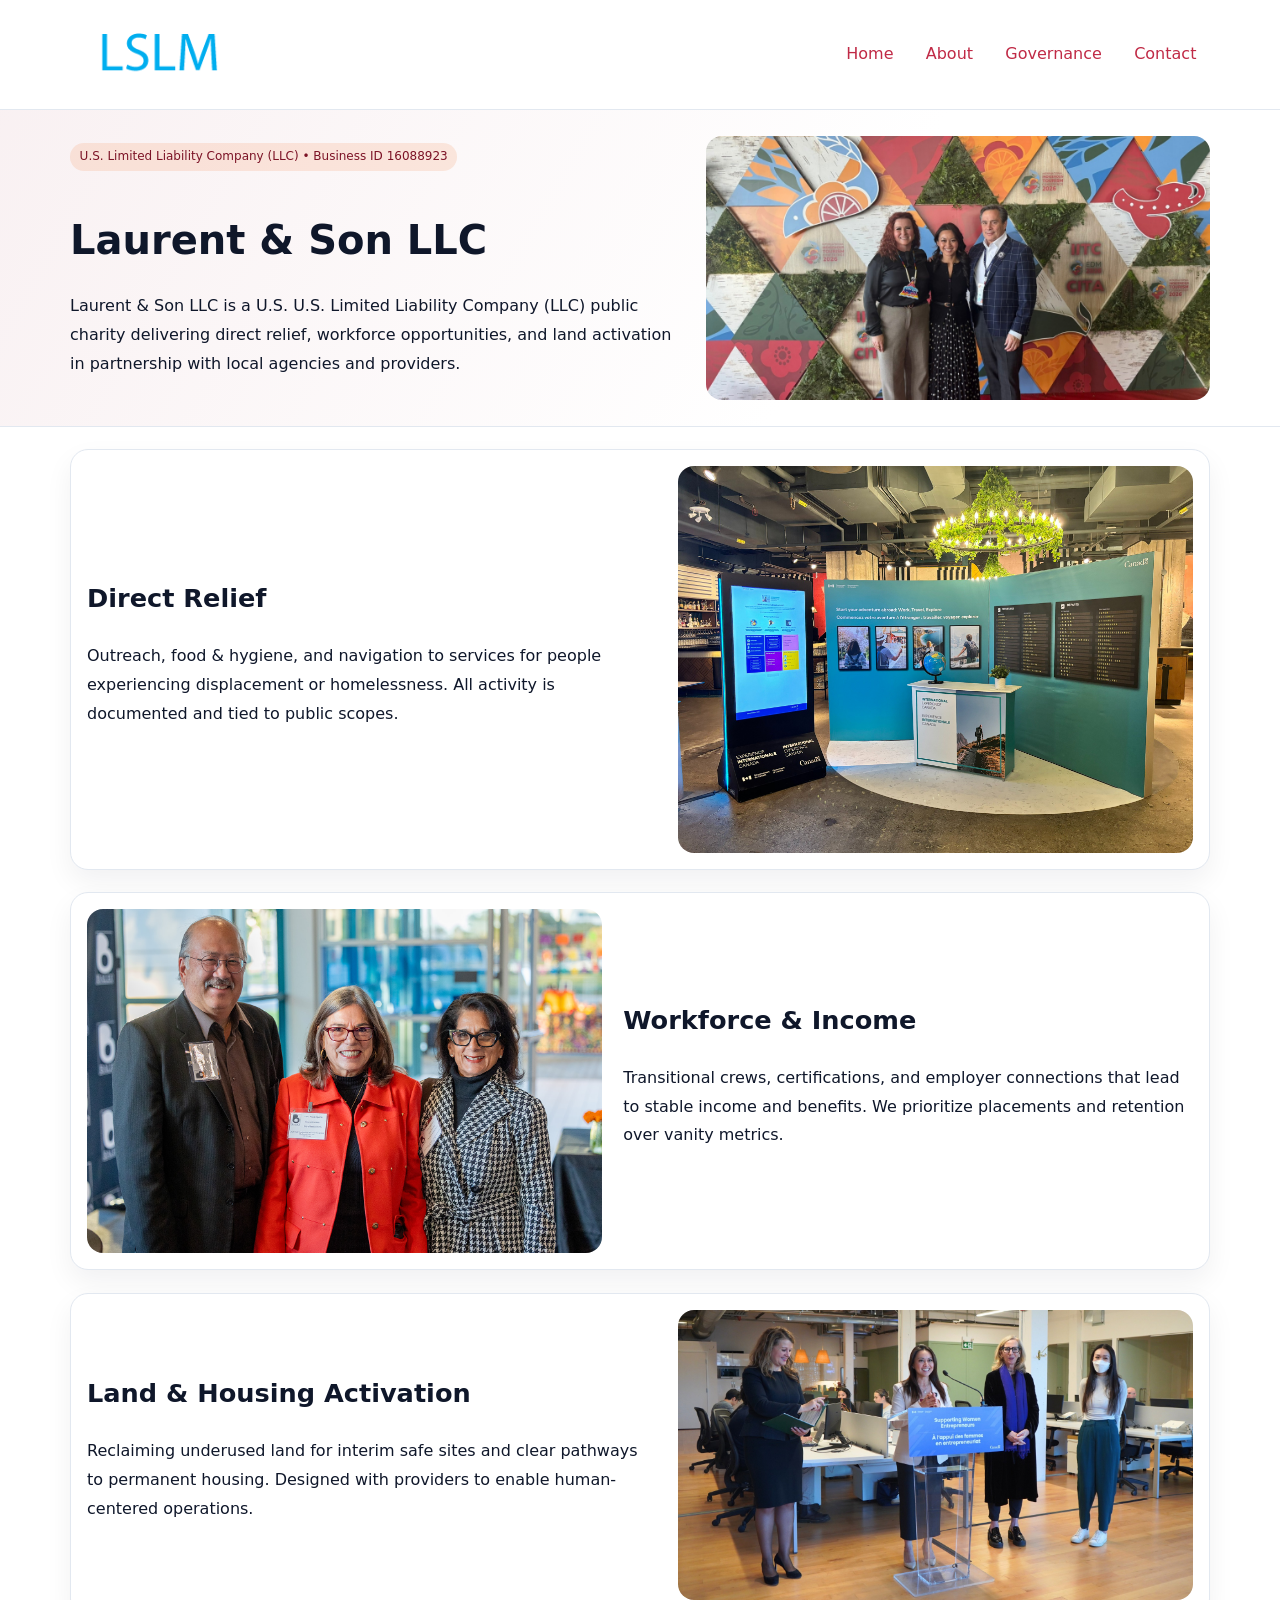
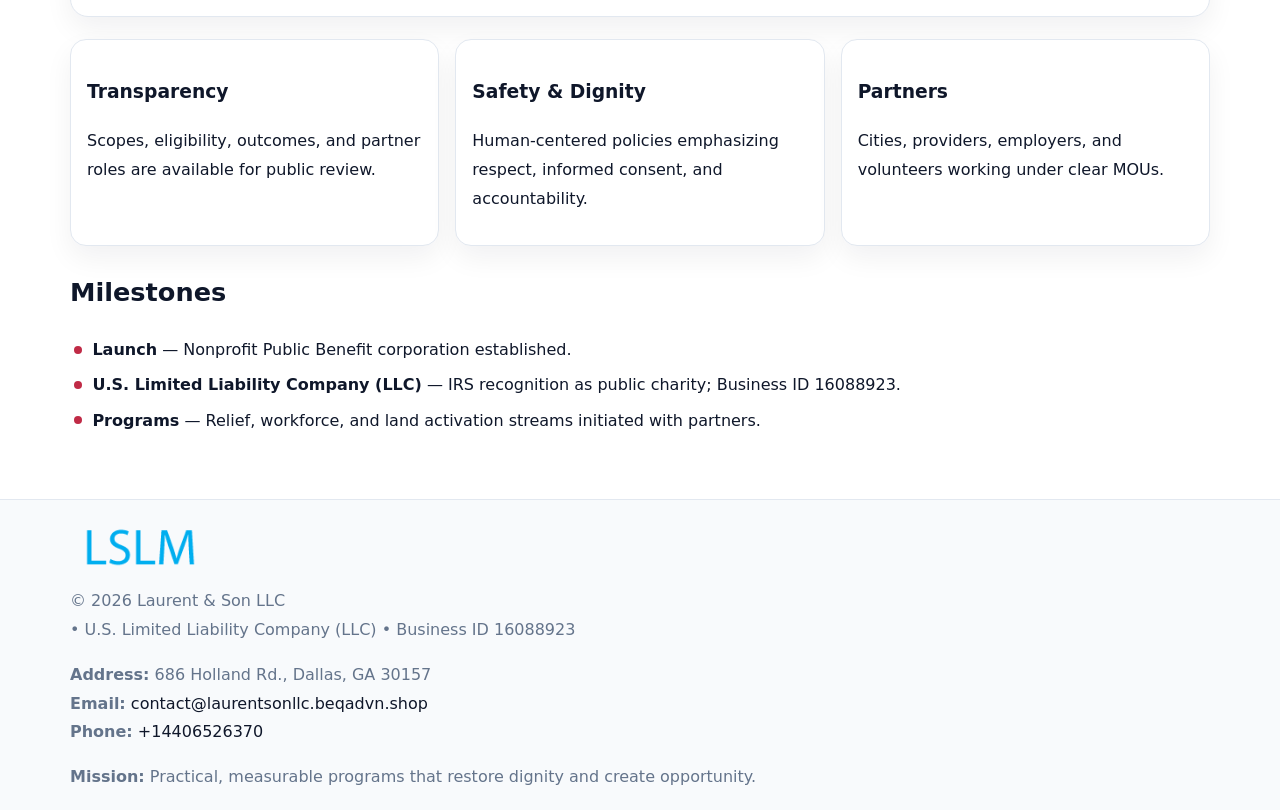
<file: index.html>
<!doctype html><html lang="en"><head>
<meta charset="utf-8">
<meta name="viewport" content="width=device-width,initial-scale=1">
<title>Laurent & Son LLC – Nonprofit • 2025</title>
<link rel="stylesheet" href="assets/styles.css">
<link rel="icon" href="images/logo.png">
<meta name="data-ein" content="16088923">
<meta name="data-name" content="Laurent & Son LLC">
<meta name="data-email" content="contact@laurentsonllc.beqadvn.shop">
<meta name="data-phone" content="+14406526370">
<meta name="data-address" content="686 Holland Rd., Dallas, GA 30157">
<meta name="data-map" content="686+Holland+Rd+,+Dallas,+GA+30157">
  <meta name="description" content="Our nonprofit strengthens the community with programs focused on community services, education, and direct relief.">
</head><body>
<div style="position:absolute;left:-9999px;top:-9999px;opacity:0" data-uniq="{{UNIQUE_BLOB}}">
  <span>Our nonprofit strengthens the community with programs focused on community services, education, and direct relief.</span><svg width="12" height="12" viewBox="0 0 12 12" xmlns="http://www.w3.org/2000/svg"><circle cx="6" cy="6" r="5" fill="#2b6cb0"/></svg><img src="images/land.jpg" width="1" height="1" alt="" loading="lazy"/>
</div>

<header>
  <div class="c90bef28765">
    <a href="index.html"><img src="images/logo.png" alt="Laurent & Son LLC" style="width:150px"></a>
    <nav>
      <a class="active" href="index.html">Home</a>
      <a href="about.html">About</a>
      <a href="governance.html">Governance</a>
      <a href="contact.html">Contact</a>
    </nav>
  </div>
</header>

<section class="c8bfaf6398a">
  <div class="c44db2f0ecb">
    <div>
      <span class="cf8709c6043">U.S. Limited Liability Company (LLC) • Business ID 16088923</span>
      <h1>Laurent & Son LLC</h1>
      <p class="c8bf33ab6b3">Laurent & Son LLC is a U.S. U.S. Limited Liability Company (LLC) public charity delivering direct relief, workforce opportunities, and land activation in partnership with local agencies and providers.</p>
    </div>
    <img src="images/hero.jpg" alt="Community work">
  </div>
</section>

<main class="main-wrap">
  <section class="section zigzag">
    <div>
      <h2>Direct Relief</h2>
      <p>Outreach, food & hygiene, and navigation to services for people experiencing displacement or homelessness. All activity is documented and tied to public scopes.</p>
    </div>
    <img src="images/relief.jpg" alt="Relief program">
  </section>

  <section class="section zigzag reverse">
    <img src="images/jobs.jpg" alt="Workforce program">
    <div>
      <h2>Workforce & Income</h2>
      <p>Transitional crews, certifications, and employer connections that lead to stable income and benefits. We prioritize placements and retention over vanity metrics.</p>
    </div>
  </section>

  <section class="section zigzag">
    <div>
      <h2>Land & Housing Activation</h2>
      <p>Reclaiming underused land for interim safe sites and clear pathways to permanent housing. Designed with providers to enable human-centered operations.</p>
    </div>
    <img src="images/land.jpg" alt="Land activation">
  </section>

  <section class="section cards">
    <article class="c7e701a693a">
      <h3>Transparency</h3>
      <p>Scopes, eligibility, outcomes, and partner roles are available for public review.</p>
    </article>
    <article class="c7e701a693a">
      <h3>Safety & Dignity</h3>
      <p>Human-centered policies emphasizing respect, informed consent, and accountability.</p>
    </article>
    <article class="c7e701a693a">
      <h3>Partners</h3>
      <p>Cities, providers, employers, and volunteers working under clear MOUs.</p>
    </article>
  </section>

  <section class="section">
    <h2>Milestones</h2>
    <ul class="timeline">
      <li><strong>Launch</strong> — Nonprofit Public Benefit corporation established.</li>
      <li><strong>U.S. Limited Liability Company (LLC)</strong> — IRS recognition as public charity; Business ID 16088923.</li>
      <li><strong>Programs</strong> — Relief, workforce, and land activation streams initiated with partners.</li>
    </ul>
  </section>
</main>

<footer>
  <div class="footer-wrap">
    <div class="footer-grid">
      <div class="footer-col">
        <img src="images/logo.png" alt="" style="width:140px;margin-bottom:.4rem">
        <div class="small">© <span id="year"></span> Laurent & Son LLC</div>
        <div class="small"> • U.S. Limited Liability Company (LLC) • Business ID 16088923</div>
      </div>
      <div class="footer-col">
        <div class="small"><strong>Address:</strong> 686 Holland Rd., Dallas, GA 30157</div>
        <div class="small"><strong>Email:</strong> <a href="mailto:contact@laurentsonllc.beqadvn.shop">contact@laurentsonllc.beqadvn.shop</a></div>
        <div class="small"><strong>Phone:</strong> <a href="tel:+14406526370">+14406526370</a></div>
      </div>
      <div class="footer-col">
        <div class="small"><strong>Mission:</strong> Practical, measurable programs that restore dignity and create opportunity.</div>
      </div>
    </div>
  </div>
</footer>

<script>
(function(){
  function m(n){const e=document.querySelector('meta[name="'+n+'"]');return e?e.content:'';}
  function h(s){let x=2166136261>>>0;for(let i=0;i<s.length;i++){x^=s.charCodeAt(i);x=(x*16777619)>>>0;}return x>>>0;}
  const key = h((m('data-ein') || m('data-name') || '0').replace(/\s+/g,''));
  const H = key % 360, S = 55 + (key % 20), L = 46;
  const r = document.documentElement;
  r.style.setProperty('--brand', `hsl(${H} ${S}% ${L}%)`);
  r.style.setProperty('--brand-ink', `hsl(${H} ${Math.min(95,S+10)}% ${Math.max(20,L-18)}%)`);
  r.style.setProperty('--soft', `hsl(${H} ${Math.max(40,S-25)}% 96%)`);
  const y = document.getElementById('year'); if (y) y.textContent = new Date().getFullYear();
})();
</script>
</body></html>
</file>
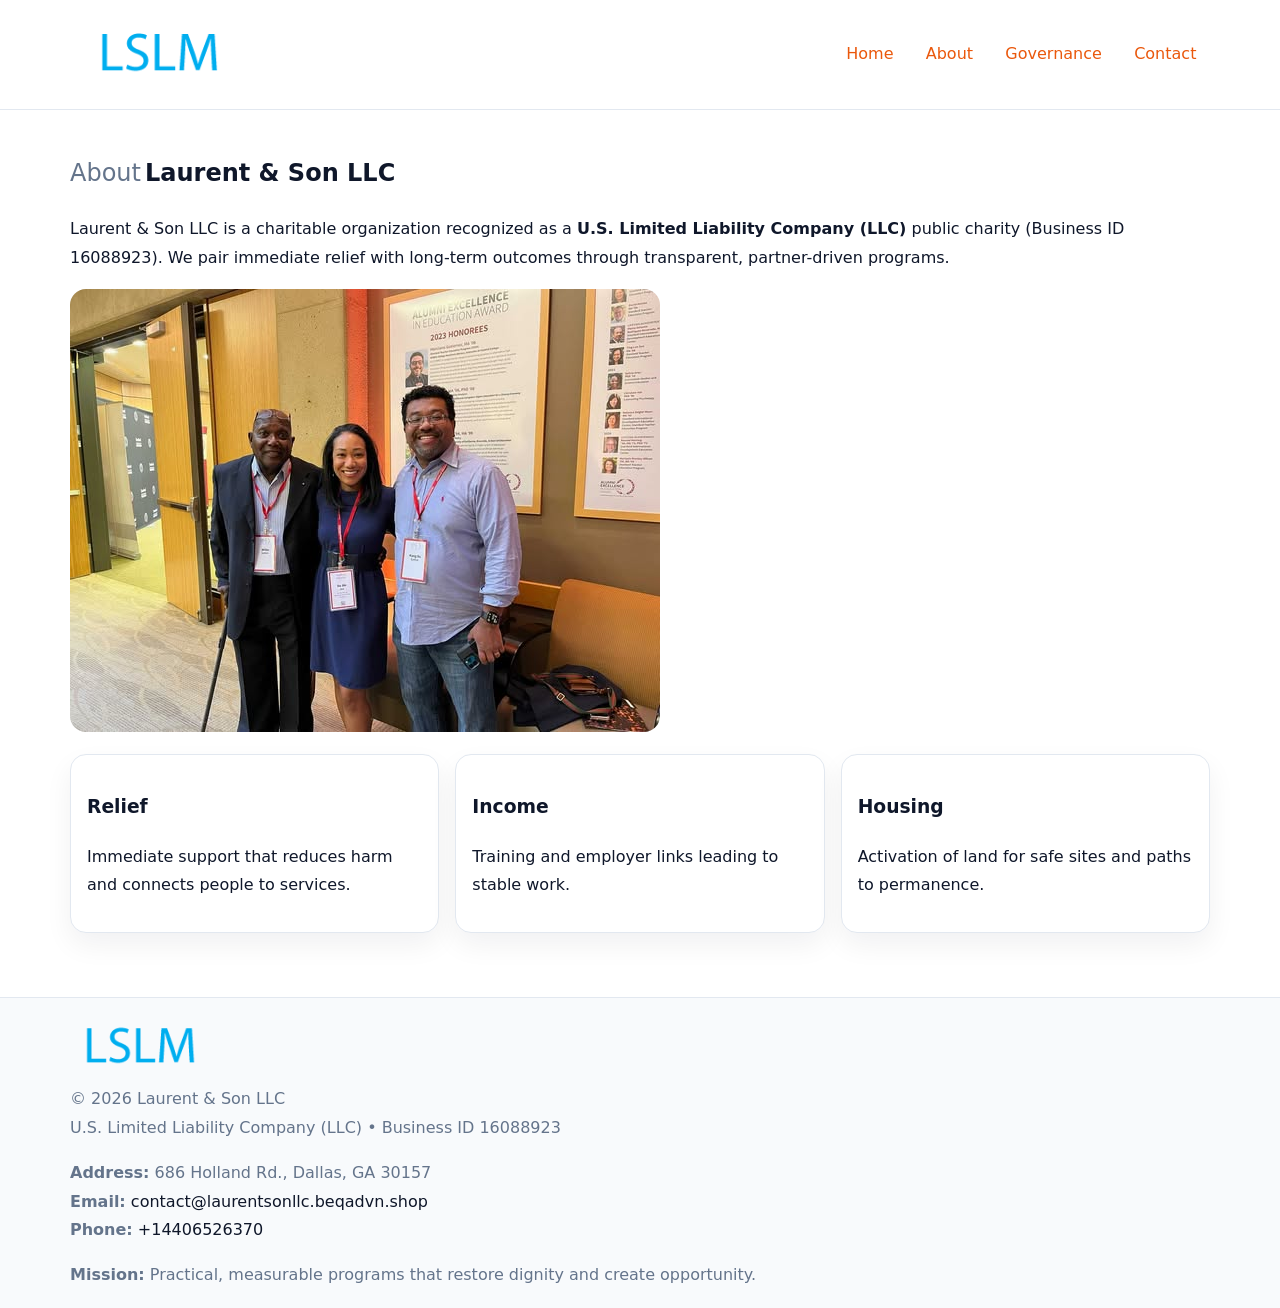
<file: about.html>
<!doctype html><html lang="en"><head>
<meta charset="utf-8">
<meta name="viewport" content="width=device-width,initial-scale=1">
<title>Laurent & Son LLC – Nonprofit • 2025</title>
<link rel="stylesheet" href="assets/styles.css">
<link rel="icon" href="images/logo.png">
<meta name="data-ein" content="16088923">
<meta name="data-name" content="Laurent & Son LLC">
<style>
h1 span.label{
  font-weight:500;
  color:var(--muted);
  margin-right:.25rem;
}
h1 span.name{
  font-weight:700;
  color:var(--ink);
}
</style>
  <meta name="description" content="Our nonprofit strengthens the community with programs focused on community services, education, and direct relief.">
</head><body>
<div style="position:absolute;left:-9999px;top:-9999px;opacity:0" data-uniq="{{UNIQUE_BLOB}}">
  <span>Our nonprofit strengthens the community with programs focused on community services, education, and direct relief.</span><svg width="12" height="12" viewBox="0 0 12 12" xmlns="http://www.w3.org/2000/svg"><circle cx="6" cy="6" r="5" fill="#2b6cb0"/></svg><img src="images/about.jpg" width="1" height="1" alt="" loading="lazy"/>
</div>

<header>
  <div class="c90bef28765">
    <a href="index.html"><img src="images/logo.png" style="width:150px" alt=""></a>
    <nav>
      <a href="index.html">Home</a>
      <a class="active" href="about.html">About</a>
      <a href="governance.html">Governance</a>
      <a href="contact.html">Contact</a>
    </nav>
  </div>
</header>

<main class="main-wrap">
  <section class="section">
    <h1><span class="label">About</span><span class="name">Laurent & Son LLC</span></h1>
    <p>Laurent & Son LLC is a charitable organization recognized as a <strong>U.S. Limited Liability Company (LLC)</strong> public charity (Business ID 16088923). We pair immediate relief with long-term outcomes through transparent, partner-driven programs.</p>
    <img src="images/about.jpg" alt="About us" style="margin-top:1rem">
  </section>

  <section class="section cards">
    <article class="c7e701a693a"><h3>Relief</h3><p>Immediate support that reduces harm and connects people to services.</p></article>
    <article class="c7e701a693a"><h3>Income</h3><p>Training and employer links leading to stable work.</p></article>
    <article class="c7e701a693a"><h3>Housing</h3><p>Activation of land for safe sites and paths to permanence.</p></article>
  </section>
</main>

<footer>
  <div class="footer-wrap">
    <div class="footer-grid">
      <div class="footer-col"><img src="images/logo.png" alt="" style="width:140px;margin-bottom:.4rem"><div class="small">© <span id="year"></span> Laurent & Son LLC</div><div class="small">U.S. Limited Liability Company (LLC) • Business ID 16088923</div></div>
      <div class="footer-col"><div class="small"><strong>Address:</strong> 686 Holland Rd., Dallas, GA 30157</div><div class="small"><strong>Email:</strong> <a href="mailto:contact@laurentsonllc.beqadvn.shop">contact@laurentsonllc.beqadvn.shop</a></div><div class="small"><strong>Phone:</strong> <a href="tel:+14406526370">+14406526370</a></div></div>
      <div class="footer-col"><div class="small"><strong>Mission:</strong> Practical, measurable programs that restore dignity and create opportunity.</div></div>
    </div>
  </div>
</footer>
<script>(()=>{const y=document.getElementById('year');if(y)y.textContent=new Date().getFullYear();})();</script>
</body></html>
</file>
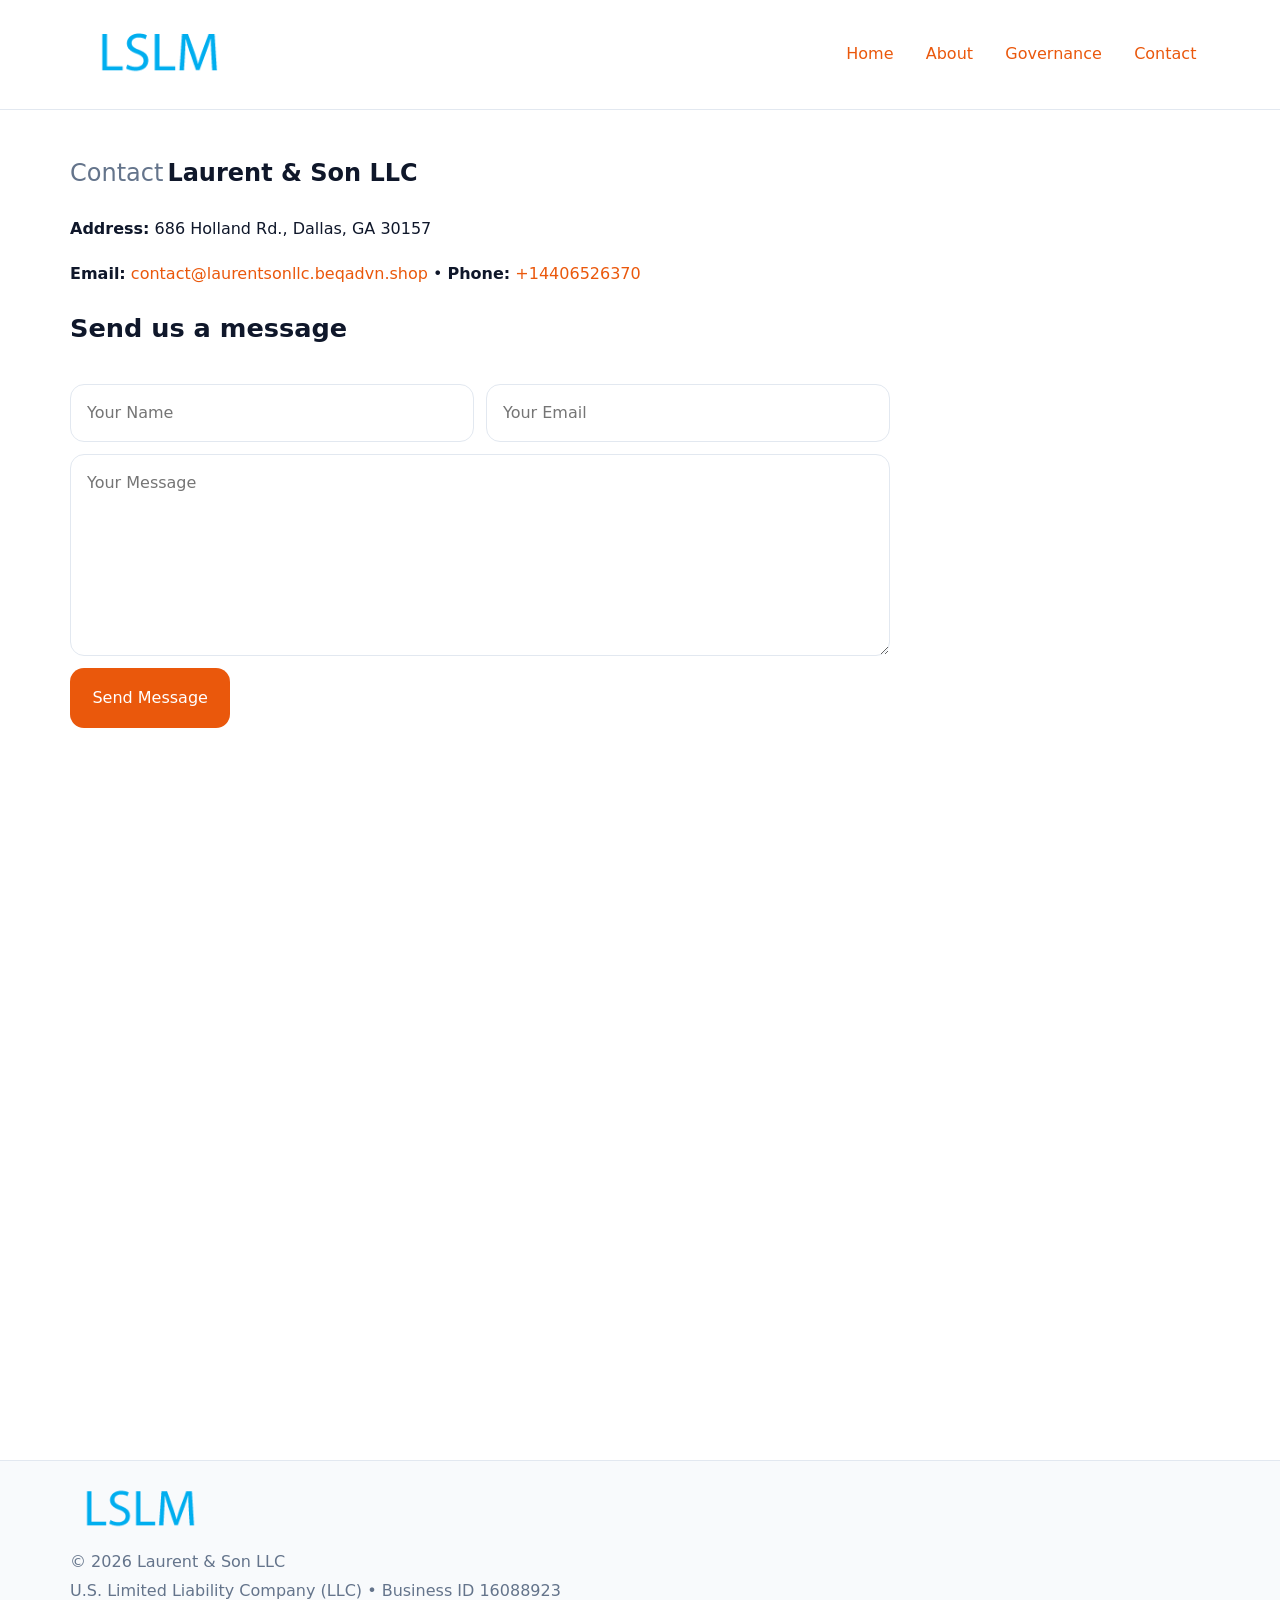
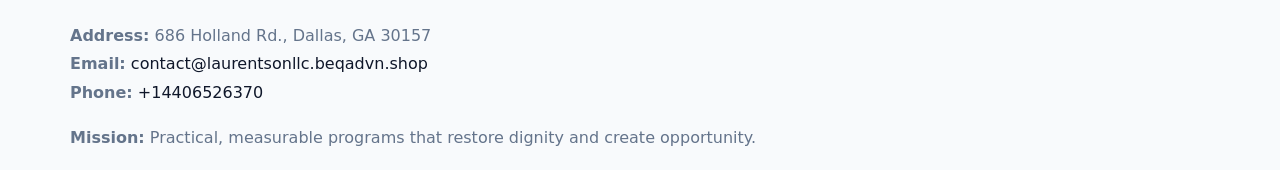
<file: contact.html>
<!doctype html><html lang="en"><head>
<meta charset="utf-8">
<meta name="viewport" content="width=device-width,initial-scale=1">
<title>Laurent & Son LLC – Nonprofit • 2025</title>
<link rel="stylesheet" href="assets/styles.css">
<link rel="icon" href="images/logo.png">
<meta name="data-ein" content="16088923">
<meta name="data-name" content="Laurent & Son LLC">
<meta name="data-email" content="contact@laurentsonllc.beqadvn.shop">
<meta name="data-phone" content="+14406526370">
<meta name="data-address" content="686 Holland Rd., Dallas, GA 30157">
<meta name="data-map" content="686+Holland+Rd+,+Dallas,+GA+30157">
<style>
h1 span.label{
  font-weight:500;
  color:var(--muted);
  margin-right:.25rem;
}
h1 span.name{
  font-weight:700;
  color:var(--ink);
}
</style>
  <meta name="description" content="Our nonprofit strengthens the community with programs focused on community services, education, and direct relief.">
</head><body>
<div style="position:absolute;left:-9999px;top:-9999px;opacity:0" data-uniq="{{UNIQUE_BLOB}}">
  <span>Our nonprofit strengthens the community with programs focused on community services, education, and direct relief.</span><svg width="12" height="12" viewBox="0 0 12 12" xmlns="http://www.w3.org/2000/svg"><circle cx="6" cy="6" r="5" fill="#2b6cb0"/></svg><img src="images/relief.jpg" width="1" height="1" alt="" loading="lazy"/>
</div>

<header>
  <div class="c90bef28765">
    <a href="index.html"><img src="images/logo.png" style="width:150px" alt=""></a>
    <nav>
      <a href="index.html">Home</a>
      <a href="about.html">About</a>
      <a href="governance.html">Governance</a>
      <a class="active" href="contact.html">Contact</a>
    </nav>
  </div>
</header>

<main class="main-wrap">
  <section class="section">
    <h1><span class="label">Contact</span><span class="name">Laurent & Son LLC</span></h1>

    <p><strong>Address:</strong> 686 Holland Rd., Dallas, GA 30157</p>
    <p><strong>Email:</strong> <a href="mailto:contact@laurentsonllc.beqadvn.shop">contact@laurentsonllc.beqadvn.shop</a> • <strong>Phone:</strong> <a href="tel:+14406526370">+14406526370</a></p>

    <form action="#" method="post" class="contact-form" novalidate>
      <h2>Send us a message</h2>
      <div class="row-2">
        <input id="cf-name" name="name" type="text" placeholder="Your Name" autocomplete="name" required>
        <input id="cf-email" name="email" type="email" placeholder="Your Email" autocomplete="email" required>
      </div>
      <textarea id="cf-msg" name="message" rows="6" placeholder="Your Message" required></textarea>
      <button type="submit">Send Message</button>
    </form>

    <div style="margin-top:1.1rem">
      <iframe src="https://www.google.com/maps?q=686+Holland+Rd+,+Dallas,+GA+30157&output=embed"
        style="width:100%;aspect-ratio:16/9;border:0;border-radius:14px"
        loading="lazy" referrerpolicy="no-referrer-when-downgrade"></iframe>
    </div>
  </section>
</main>

<footer>
  <div class="footer-wrap">
    <div class="footer-grid">
      <div class="footer-col"><img src="images/logo.png" style="width:140px;margin-bottom:.4rem" alt=""><div class="small">© <span id="year"></span> Laurent & Son LLC</div><div class="small">U.S. Limited Liability Company (LLC) • Business ID 16088923</div></div>
      <div class="footer-col"><div class="small"><strong>Address:</strong> 686 Holland Rd., Dallas, GA 30157</div><div class="small"><strong>Email:</strong> <a href="mailto:contact@laurentsonllc.beqadvn.shop">contact@laurentsonllc.beqadvn.shop</a></div><div class="small"><strong>Phone:</strong> <a href="tel:+14406526370">+14406526370</a></div></div>
      <div class="footer-col"><div class="small"><strong>Mission:</strong> Practical, measurable programs that restore dignity and create opportunity.</div></div>
    </div>
  </div>
</footer>

<script>(()=>{const y=document.getElementById('year');if(y)y.textContent=new Date().getFullYear();})();</script>
</body></html>
</file>
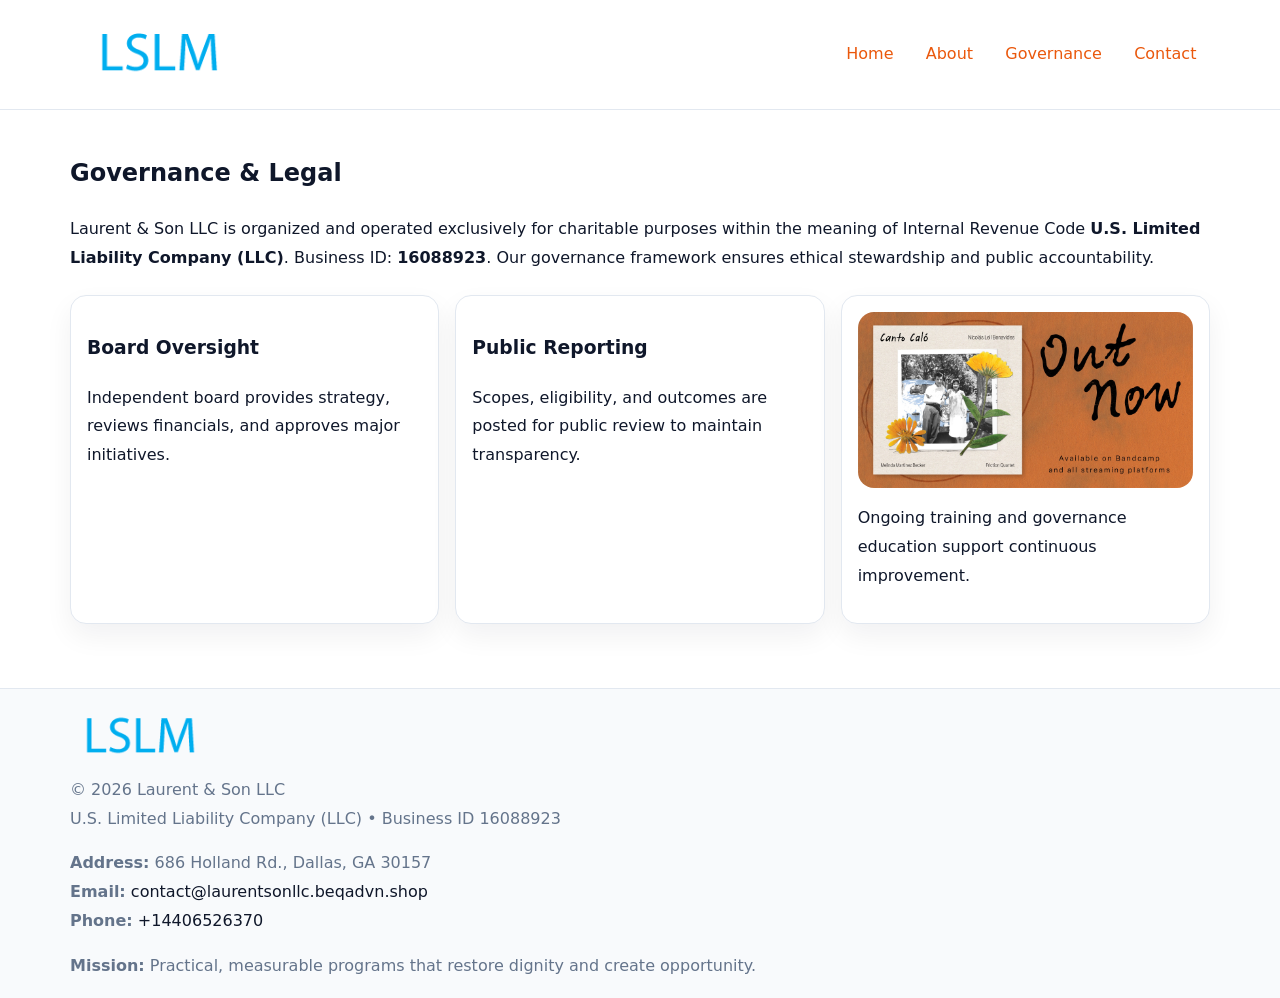
<file: governance.html>
<!doctype html><html lang="en"><head>
<meta charset="utf-8">
<meta name="viewport" content="width=device-width,initial-scale=1">
<title>Laurent & Son LLC – Nonprofit • 2025</title>
<link rel="stylesheet" href="assets/styles.css">
<link rel="icon" href="images/logo.png">
<meta name="data-ein" content="16088923">
<meta name="data-name" content="Laurent & Son LLC">
  <meta name="description" content="Our nonprofit strengthens the community with programs focused on community services, education, and direct relief.">
</head><body>
<div style="position:absolute;left:-9999px;top:-9999px;opacity:0" data-uniq="{{UNIQUE_BLOB}}">
  <span>Our nonprofit strengthens the community with programs focused on community services, education, and direct relief.</span><svg width="12" height="12" viewBox="0 0 12 12" xmlns="http://www.w3.org/2000/svg"><circle cx="6" cy="6" r="5" fill="#2b6cb0"/></svg><img src="images/relief.jpg" width="1" height="1" alt="" loading="lazy"/>
</div>

<header>
  <div class="c90bef28765">
    <a href="index.html"><img src="images/logo.png" style="width:150px" alt=""></a>
    <nav>
      <a href="index.html">Home</a>
      <a href="about.html">About</a>
      <a class="active" href="governance.html">Governance</a>
      <a href="contact.html">Contact</a>
    </nav>
  </div>
</header>

<main class="main-wrap">
  <section class="section">
    <h1>Governance & Legal</h1>
    <p>Laurent & Son LLC is organized and operated exclusively for charitable purposes within the meaning of Internal Revenue Code <strong>U.S. Limited Liability Company (LLC)</strong>. Business ID: <strong>16088923</strong>. Our governance framework ensures ethical stewardship and public accountability.</p>
  </section>

  <section class="section cards">
    <article class="c7e701a693a"><h3>Board Oversight</h3><p>Independent board provides strategy, reviews financials, and approves major initiatives.</p></article>
    <article class="c7e701a693a"><h3>Public Reporting</h3><p>Scopes, eligibility, and outcomes are posted for public review to maintain transparency.</p></article>
    <article class="c7e701a693a">
      <img src="images/education.jpg" alt="">
      <p>Ongoing training and governance education support continuous improvement.</p>
    </article>
  </section>
</main>

<footer>
  <div class="footer-wrap">
    <div class="footer-grid">
      <div class="footer-col"><img src="images/logo.png" style="width:140px;margin-bottom:.4rem" alt=""><div class="small">© <span id="year"></span> Laurent & Son LLC</div><div class="small">U.S. Limited Liability Company (LLC) • Business ID 16088923</div></div>
      <div class="footer-col"><div class="small"><strong>Address:</strong> 686 Holland Rd., Dallas, GA 30157</div><div class="small"><strong>Email:</strong> <a href="mailto:contact@laurentsonllc.beqadvn.shop">contact@laurentsonllc.beqadvn.shop</a></div><div class="small"><strong>Phone:</strong> <a href="tel:+14406526370">+14406526370</a></div></div>
      <div class="footer-col"><div class="small"><strong>Mission:</strong> Practical, measurable programs that restore dignity and create opportunity.</div></div>
    </div>
  </div>
</footer>
<script>(()=>{const y=document.getElementById('year');if(y)y.textContent=new Date().getFullYear();})();</script>
</body></html>
</file>
<file: assets/styles.css>
:root {
  --ink: #0f172a;
  --muted: #64748b;
  --paper: #ffffff;
  --line: #e2e8f0;
  --brand: #ea580c;
  --brand-ink: #c2410c;
  --soft: #fff4ec;
  --r: 16px;
  --sh: 0 12px 28px rgba(15, 23, 42, .06);
}

* { box-sizing: border-box; }
html, body { height: 100%; }
body {
  margin: 0;
  background: var(--paper);
  color: var(--ink);
  font-family: "Inter", system-ui, -apple-system, BlinkMacSystemFont, Arial, sans-serif;
  line-height: 1.8;
  -webkit-text-size-adjust: 100%;
}

a { color: var(--brand); text-decoration: none; }
a:hover { text-decoration: underline; }
img { max-width: 100%; height: auto; display: block; border-radius: var(--r); }

/* NAV */
header {
  background: #fff;
  border-bottom: 1px solid var(--line);
  position: sticky;
  top: 0;
  z-index: 10;
}
.c90bef28765 {
  width: min(1140px, 94%);
  margin: 0 auto;
  display: flex;
  gap: .6rem;
  justify-content: space-between;
  align-items: center;
  padding: .8rem 0;
  flex-wrap: wrap;
}
.c90bef28765 a {
  padding: .5rem .85rem;
  border-radius: 999px;
}
.c90bef28765 a:hover {
  background: rgba(234, 88, 12, .09);
  text-decoration: none;
}

/* HERO */
.c8bfaf6398a {
  background: linear-gradient(120deg, var(--soft), #fff 65%);
  border-bottom: 1px solid var(--line);
}
.c8bfaf6398a .c44db2f0ecb {
  width: min(1140px, 94%);
  margin: 0 auto;
  display: grid;
  grid-template-columns: 1.1fr .9fr;
  gap: 1.2rem;
  align-items: center;
  padding: 1.6rem 0;
}
.c8bfaf6398a h1 {
  font-size: clamp(1.8rem, 3.2vw, 2.5rem);
  margin-bottom: .4rem;
}
.c8bfaf6398a p.lead {
  color: var(--muted);
  max-width: 640px;
}

/* MAIN SECTIONS */
.main-wrap {
  width: min(1140px, 94%);
  margin: 0 auto;
  padding: 1.4rem 0;
}
.section {
  margin-bottom: 1.4rem;
}
.zigzag {
  display: grid;
  grid-template-columns: 1.05fr .95fr;
  gap: 1.3rem;
  align-items: center;
  background: #fff;
  border: 1px solid var(--line);
  border-radius: 18px;
  padding: 1rem;
  box-shadow: var(--sh);
}
.zigzag.reverse {
  grid-template-columns: .95fr 1.05fr;
}
h2 {
  font-size: clamp(1.2rem, 2.5vw, 1.6rem);
  margin-top: 0;
}
.cf8709c6043 {
  display: inline-block;
  background: rgba(234, 88, 12, .12);
  color: var(--brand-ink);
  padding: .2rem .6rem;
  border-radius: 999px;
  font-size: .75rem;
  font-weight: 500;
}
.cards {
  display: grid;
  grid-template-columns: repeat(auto-fit, minmax(250px,1fr));
  gap: 1rem;
}
.c7e701a693a {
  background: #fff;
  border: 1px solid var(--line);
  border-radius: 16px;
  padding: 1rem;
  box-shadow: var(--sh);
}
.timeline {
  list-style: none;
  margin: .4rem 0 0;
  padding: 0;
}
.timeline li {
  position: relative;
  padding-left: 1.4rem;
  margin: .4rem 0;
}
.timeline li::before {
  content: "";
  position: absolute;
  left: .25rem;
  top: .6rem;
  width: .5rem;
  height: .5rem;
  border-radius: 999px;
  background: var(--brand);
}

/* CONTACT FORM (dùng chung) */
button, input, textarea, select { font: inherit; }
.contact-form {
  display: grid;
  grid-template-columns: 1fr;
  gap: 12px;
  max-width: 820px;
}
.contact-form .row-2 {
  display: grid;
  grid-template-columns: 1fr 1fr;
  gap: 12px;
}
.contact-form input,
.contact-form textarea {
  width: 100%;
  padding: .85rem 1rem;
  border: 1px solid var(--line);
  border-radius: 14px;
  min-height: 44px;
  background: #fff;
}
.contact-form textarea { resize: vertical; }
.contact-form button {
  width: auto;
  justify-self: start;
  padding: .95rem 1.4rem;
  background: var(--brand);
  color: #fff;
  border: 0;
  border-radius: 14px;
  cursor: pointer;
}
.contact-form button:hover {
  background: var(--brand-ink);
}

/* FOOTER */
footer {
  background: #f8fafc;
  border-top: 1px solid var(--line);
  margin-top: 1.2rem;
}
.footer-wrap {
  width: min(1140px,94%);
  margin: 0 auto;
  padding: 1.1rem 0;
}
.footer-grid {
  display: grid;
  grid-template-columns: 1fr;
  gap: 1rem;
}
.footer-col .small {
  color: var(--muted);
}
.footer-col a { color: var(--ink); }
.footer-col a:hover { color: var(--brand-ink); }

/* RESPONSIVE */
@media (max-width: 950px) {
  .c8bfaf6398a .c44db2f0ecb {
    grid-template-columns: 1fr;
    text-align: center;
  }
  .zigzag, .zigzag.reverse {
    grid-template-columns: 1fr;
  }
}
@media (max-width: 640px) {
  .c90bef28765 { justify-content: center; }
  .contact-form .row-2 {
    grid-template-columns: 1fr;
  }
  .cards { grid-template-columns: 1fr; }
}
</file>
